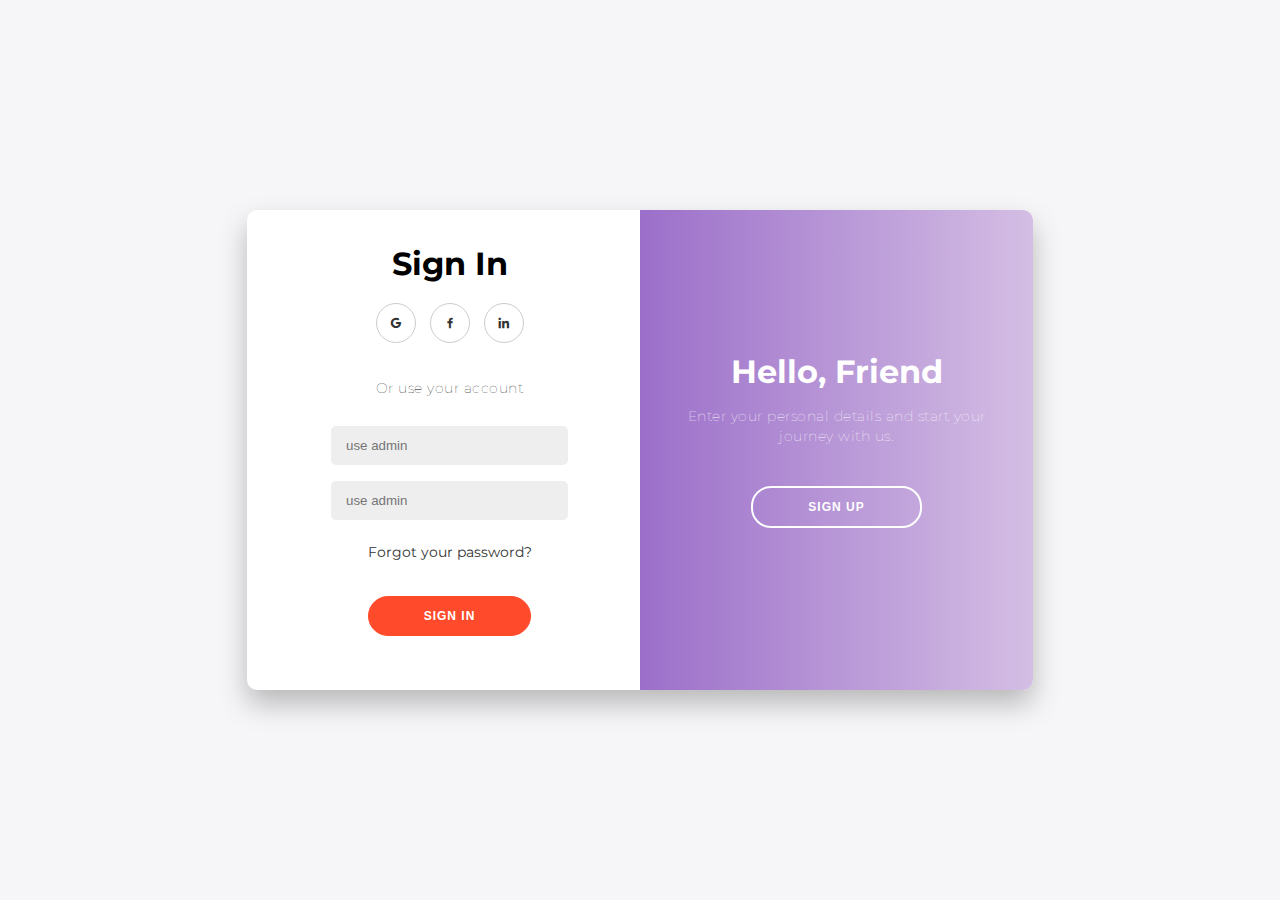
<file: index.html>
<!DOCTYPE html>
<html lang="en">

<head>
    <meta charset="UTF-8">
    <meta name="viewport" content="width=device-width, initial-scale=1.0">
    <title>Login Page Devpost</title>
    <link href="https://unpkg.com/boxicons@2.1.4/css/boxicons.min.css" rel="stylesheet">
    <link rel="stylesheet" href="style.css">
</head>

<body>
    <div class="paarent">
        <div class="container" id="main">
            <div class="hero">

                <div class="sign-up">
                    <form action="#">
                        <h1>Create Account</h1>
                        <div class="social-container">
                            <a href="#" class="social"><i class='bx bxl-google'></i></a>
                            <a href="#" class="social"><i class='bx bxl-facebook'></i></a>
                            <a href="#" class="social"><i class='bx bxl-linkedin'></i></a>
                        </div>
                        <p>Or use your email for registration</p>
                        <input type="text" name="name" placeholder="Name"  class="one_input">
                        <input type="email" name="email" placeholder="Email" class="second_input">
                        <input type="password" name="password" placeholder="Password" class="third_input">
                        <button type="submit" class="btn-signup">Sign Up</button>
                    </form>
                </div>
                <div class="sign-in">
                <form action="#">
                    <h1>Sign In</h1>
                    <div class="social-container">
                        <a href="#" class="social"><i class='bx bxl-google'></i></a>
                        <a href="#" class="social"><i class='bx bxl-facebook'></i></a>
                        <a href="#" class="social"><i class='bx bxl-linkedin'></i></a>
                    </div>
                    <p>Or use your account</p>
                    <input type="email" name="email" placeholder="use admin"  class="email_class">
                    <input type="password" name="password" placeholder="use admin"  class="pass_class">
                    <a href="#" class="forgot_pass">Forgot your password?</a>
                    <a href="phone_signup.html" style="margin: 0;" class="phone_signup">sign-up</a>
                    <button type="submit" class="btn-signin">Sign In</button>
                </div>
                </form>
            </div>
            <div class="overlay-container">
                <div class="overlay">
                    <div class="overlay-left">
                        <h1>Welcome Back!</h1>
                        <p>To keep connected with us, please login with your personal information.</p>
                        <button id="signin">Sign In</button>
                    </div>
                    <div class="overlay-right">
                        <h1>Hello, Friend</h1>
                        <p>Enter your personal details and start your journey with us.</p>
                        <button id="signup">Sign Up</button>
                    </div>
                </div>
            </div>
        </div>
    </div>

    <script type="text/javascript">
        const signupButton = document.getElementById('signup');
        const signinButton = document.getElementById('signin');
        const main = document.getElementById('main');

        signupButton.addEventListener('click', () => {
            main.classList.add("right-panel-active");
        });

        signinButton.addEventListener('click', () => {
            main.classList.remove("right-panel-active");
        });

        document.querySelector('.btn-signin').addEventListener('click', () => {
            let email = document.querySelector('.email_class').value
            let password = document.querySelector('.pass_class').value
            if (email === "admin" && password === "admin") {
                location.href = "./homepage.html"
            } else {
                alert("Wrong password")
            }
        })

        //   const confirmPassword = document.getElementById('confirm-password').value;
    document.querySelector('.btn-signup').addEventListener("click", (event) => {
    // Prevent default form submission
    event.preventDefault();

    let usernamea = document.querySelector('.one_input').value;
    let emaila = document.querySelector('.second_input').value;
    let passworda = document.querySelector('.third_input').value;

    // Optional: You can add checks for empty fields
    if (!usernamea || !emaila || !passworda) {
        alert('All fields are required!');
        return;
    }else{
        alert('Registration Successful!');
        // Redirect to the homepage
        location.href = "./homepage.html"; 

    }

    const maxWidthMatch = window.matchMedia("(max-width: 500px) and (min-width: 300px)");

    if (maxWidthMatch.matches) {
    location.href = "./phone_signup.html"; // Redirect to mobile-specific signup page
    }
});

    </script>
    <!-- <script src="script.js"></script> -->
</body>

</html>
</file>
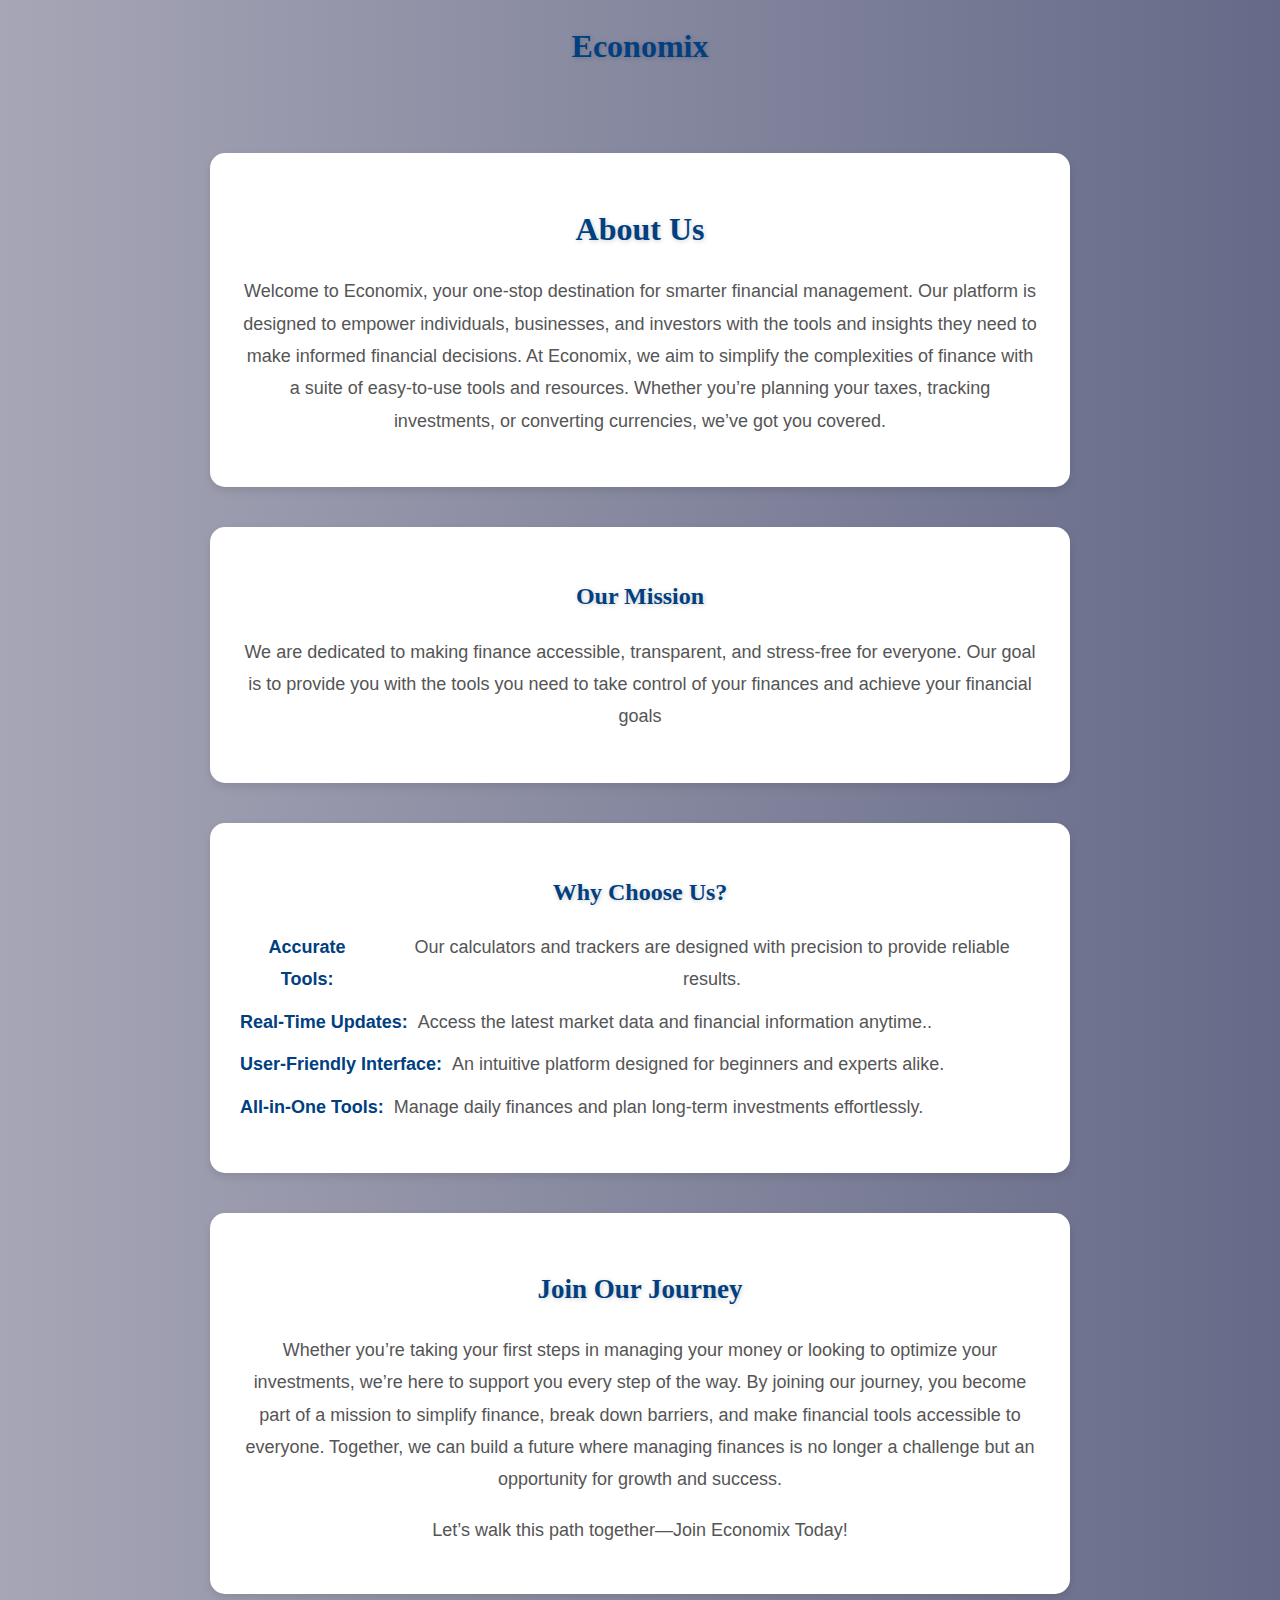
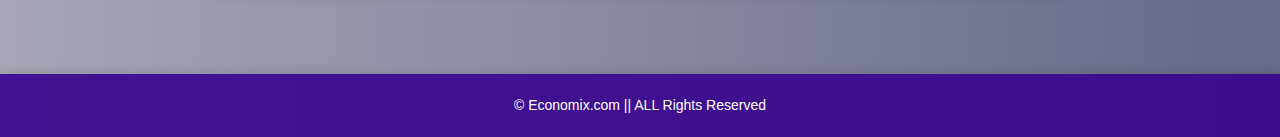
<file: about.html>
<!DOCTYPE html>
<html lang="en">
<head>
    <meta charset="UTF-8">
    <meta name="viewport" content="width=device-width, initial-scale=1.0">
    <title>About Us</title>
    <link rel="stylesheet" href="about.css">
</head>
<body>

    <header><a href="homepage.html"><h1>Economix</h1></a>
    </header>
    <main>
        <section class="about-us">
            <h1>About Us</h1>
            <p>Welcome to Economix, your one-stop destination for smarter financial management. Our platform is designed to empower individuals, businesses, and investors with the tools and insights they need to make informed financial decisions.
                At Economix, we aim to simplify the complexities of finance with a suite of easy-to-use tools and resources. Whether you’re planning your taxes, tracking investments, or converting currencies, we’ve got you covered.
            </p>
        </section>

        <section class="our-mission">
            <h2>Our Mission</h2>
            <p>We are dedicated to making finance accessible, transparent, and stress-free for everyone. Our goal is to provide you with the tools you need to take control of your finances and achieve your financial goals</p>
        </section>

        <section class="why-choose-us">
            <h2>Why Choose Us?</h2>
            <ul>
                <li><strong>Accurate Tools:</strong> Our calculators and trackers are designed with precision to provide reliable results.</li>
                <li><strong>Real-Time Updates:</strong>Access the latest market data and financial information anytime..</li>
                <li><strong>User-Friendly Interface:</strong>An intuitive platform designed for beginners and experts alike.</li>
                <li><strong>All-in-One Tools:</strong>Manage daily finances and plan long-term investments effortlessly.</li>
            </ul>
        </section>

        <section class="Join-Our-Journey"> 
            <h2>Join Our Journey</h2>
            <p>Whether you’re taking your first steps in managing your money or looking to optimize your investments, we’re here to support you every step of the way.

                By joining our journey, you become part of a mission to simplify finance, break down barriers, and make financial tools accessible to everyone. Together, we can build a future where managing finances is no longer a challenge but an opportunity for growth and success.
            <div>
                Let’s walk this path together—Join Economix Today!
            </div>
            </p>
        </section>
    </main>

    <footer>
        <p>&copy; Economix.com || ALL Rights Reserved</p>
    </footer>
</body>
</html>
</file>
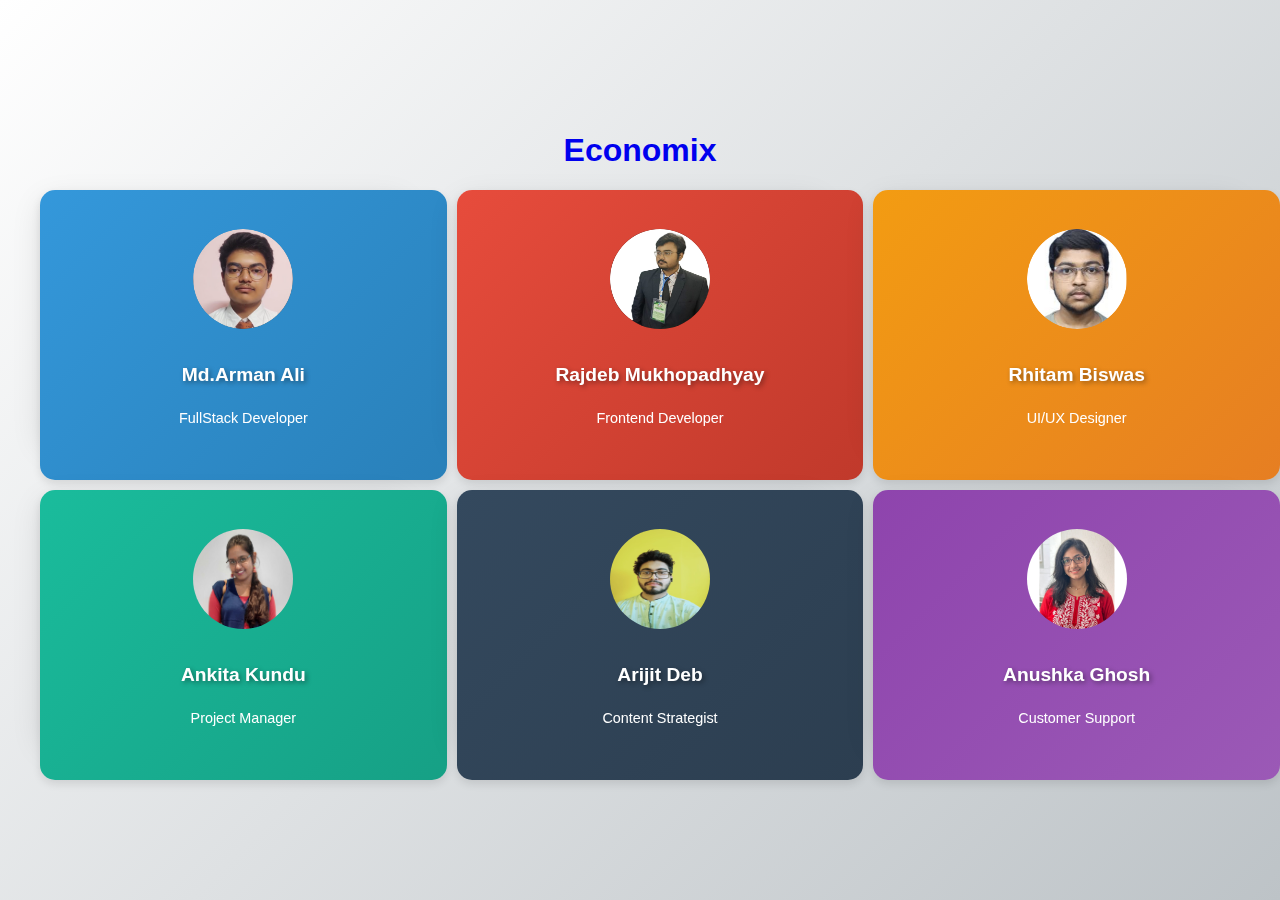
<file: contact.html>
<!DOCTYPE html>
<html lang="en">
<head>
    <meta charset="UTF-8">
    <meta name="viewport" content="width=device-width, initial-scale=1.0">
    <title>Contact Us</title> 
    <style>
        body {
            font-family: "Popins", sans-serif;
            background: linear-gradient(135deg, #ffffff, #bdc3c7);
            margin: 0;
            /* padding: 20px; */
            display: flex;
            flex-direction: column;
            justify-content: center;
            align-items: center;
            min-height: 100vh;
            overflow: hidden;
        }
        a{
            text-decoration: none;
        }
        .container {
            display: grid;
            grid-template-columns: repeat(3, 1fr);
            gap: 50px;
            max-width: 1200px;
            width: 100%;
            transition: transform 0.3s ease;
        }

        .card {
            perspective: 1500px;
            position: relative;
            transition: transform 0.5s ease, box-shadow 0.3s ease;
            transform-origin: center center;
            cursor: pointer;
            box-shadow: 0 10px 30px rgba(0, 0, 0, 0.1);
            border-radius: 15px;
        }

        .card:hover {
            transform: translateY(-15px) rotateX(10deg) rotateY(-10deg);
            box-shadow: 0 20px 40px rgba(0, 0, 0, 0.3);
        }

        .card-inner {
            position: relative;
            width: 100%;
            height: 250px;
            transform-style: preserve-3d;
            transition: transform 0.8s cubic-bezier(0.25, 0.8, 0.25, 1);
            border-radius: 15px;
        }

        .card-inner.is-flipped {
            transform: rotateY(180deg);
        }

        .card-front, .card-back {
            position: absolute;
            width: 100%;
            height: 100%;
            backface-visibility: hidden;
            border-radius: 15px;
            display: flex;
            flex-direction: column;
            justify-content: center;
            align-items: center;
            padding: 20px;
            box-shadow: 0 4px 8px rgba(0, 0, 0, 0.1);
            color: #fff;
            transition: transform 0.3s ease-in-out;
            text-align: center;
        }

        .card-front img {
            width: 100px;
            height: 100px;
            border-radius: 50%;
            margin-bottom: 15px;
            transition: transform 0.3s ease;
        }

        .card-front h3, .card-back h3 {
            font-size: 1.2rem;
            margin-bottom: 10px;
            text-shadow: 2px 2px 5px rgba(0, 0, 0, 0.4);
        }

        .card-front p, .card-back p {
            font-size: 0.9rem;
            text-align: center;
        }

        .card-back {
            transform: rotateY(180deg);
        }
        .card:nth-child(1) .card-front {
            background: linear-gradient(135deg, #3498db, #2980b9);
        }

        .card:nth-child(1) .card-back {
            background: linear-gradient(135deg, #2ecc71, #27ae60);
        }

        .card:nth-child(2) .card-front {
            background: linear-gradient(135deg, #e74c3c, #c0392b);
        }

        .card:nth-child(2) .card-back {
            background: linear-gradient(135deg, #9b59b6, #8e44ad);
        }

        .card:nth-child(3) .card-front {
            background: linear-gradient(135deg, #f39c12, #e67e22);
        }

        .card:nth-child(3) .card-back {
            background: linear-gradient(135deg, #d35400, #e74c3c);
        }

        .card:nth-child(4) .card-front {
            background: linear-gradient(135deg, #1abc9c, #16a085);
        }

        .card:nth-child(4) .card-back {
            background: linear-gradient(135deg, #27ae60, #2ecc71);
        }

        .card:nth-child(5) .card-front {
            background: linear-gradient(135deg, #34495e, #2c3e50);
        }

        .card:nth-child(5) .card-back {
            background: linear-gradient(135deg, #2c3e50, #7f8c8d);
        }

        .card:nth-child(6) .card-front {
            background: linear-gradient(135deg, #8e44ad, #9b59b6);
        }

        .card:nth-child(6) .card-back {
            background: linear-gradient(135deg, #9b59b6, #34495e);
        }

        @media (max-width: 768px) {
            .container {
                grid-template-columns: repeat(2, 1fr);
            }
        }

        @media (max-width: 480px) {
            .container {
                grid-template-columns: 1fr;
            }
        }

        .card.clicked {
            transform: translateX(-10px) rotateY(10deg);
        }

        .card-front img:hover {
            transform: scale(1.1);
        }
        @keyframes float {
            0% { transform: translateY(0); }
            50% { transform: translateY(-10px); }
            100% { transform: translateY(0); }
        }

        .card:hover {
            animation: float 2s ease-in-out infinite;
        }

    </style>
</head>
<header><a href="homepage.html"><h1>Economix</h1></a>
</header>
<body>

<div class="container">
    <!-- Card 1 -->
    <div class="card" onclick="flipCard(this)">
        <div class="card-inner">
            <div class="card-front">
                <img src="arman1-modified.png" alt="">
                <h3>Md.Arman Ali</h3>
                <p>FullStack Developer</p>
            </div>
            <div class="card-back">
                <h3>Md.Arman Ali</h3>
                <p>B.Tech in IT(1st)<br>Specialized in MERN Stack Development<br>Available for Freelance</p>  <p>Email: <a href="arman992024@gmail.com">arman992024@gmail.com</a></p>
                <p>Phone: <a href="tel:+91 98312 97277">+91 1234567890</a></p>
            </div>
        </div>
    </div>
    <!-- Card 2 -->
    <div class="card" onclick="flipCard(this)">
        <div class="card-inner">
            <div class="card-front">
                <img src="rajdeb img.jpg" alt="Person 2">
                <h3>Rajdeb Mukhopadhyay</h3>
                <p>Frontend Developer</p>
            </div>
            <div class="card-back">
                <h3>Rajdeb Mukhopadhyay</h3>
                <p>B.Tech in CSE(1st)<br>Expert in React & Angular<br>Loves Design Challenges</p> <p>Email: <a href="rajdebmukhopadhyay15@gmail.com">rajdebmukhopadhyay15@gmail.com</a></p>
                <p>Phone: <a href="tel:+91 8250952187">+91 1234567890</a></p>
            </div>
        </div>
    </div>
    <!-- Card 3 -->
    <div class="card" onclick="flipCard(this)">
        <div class="card-inner">
            <div class="card-front">
                <img src="rhitam img-modified.png" alt="Person 3">
                <h3>Rhitam Biswas</h3>
                <p>UI/UX Designer</p>
            </div>
            <div class="card-back">
                <h3>Rhitam Biswas</h3>
                <p> B.Tech in IT(1st)<br>Masters in Visual Design<br>Proficient in Figma & Adobe XD<br>Passionate about User Experience</p> <p>Email: <a href="mailto:michaellee@example.com">biswas.rhitam.1@gmail.com</a></p>
                <p>Phone: <a href="tel:+91 87773 88967">+91 1234567890</a></p>
            </div>
        </div>
    </div>
    <!-- Card 4 -->
    <div class="card" onclick="flipCard(this)">
        <div class="card-inner">
            <div class="card-front">
                <img src="compass img.jpg" alt="Person 4">
                <h3>Ankita Kundu</h3>
                <p>Project Manager</p>
            </div>
            <div class="card-back">
                <h3>Ankita Kundu</h3>
                <p> B.Tech in IT(1st)<br>Expert in Project Management<br>Efficient in Agile Methodology<br>Experienced in Multitasking</p><p>Email: <a href="ankita.2020.kundu@gmail.com">ankita.2020.kundu@gmail.com</a></p>
                <p>Phone: <a href="tel:+91 7439633240">+91 1234567890</a></p>
            </div>
        </div>
    </div>
    <!-- Card 5 -->
    <div class="card" onclick="flipCard(this)">
        <div class="card-inner">
            <div class="card-front">
                <img src="arijit img.jpg" alt="Person 5">
                <h3>Arijit Deb</h3>
                <p>Content Strategist</p>
            </div>
            <div class="card-back">
                <h3>Arijit Deb</h3>
                <p>B.Tech in IT(1st)<br>Masters in English<br>Experienced in Content Planning<br>SEO Specialist</p> <p>Email: <a href="findingsherlock01@gmail.com">findingsherlock01@gmail.com</a></p>
                <p>Phone: <a href="tel:+91 98756 91244">+91 1234567890</a></p>
            </div>
        </div>
    </div>
    <!-- Card 6 -->
    <div class="card" onclick="flipCard(this)">
        <div class="card-inner">
            <div class="card-front">
                <img src="anushka img.jpg" alt="Person 6">
                <h3>Anushka Ghosh</h3>
                <p>Customer Support</p>
            </div>
            <div class="card-back">
                <h3>Anushka Ghosh</h3>
                <p>B.Tech in CSE(1st)<br>Expert in Communication<br>Fluent in English and Hindi<br>Excellent Problem-Solving Skills</p><p>Email: <a href="anushkaatanu20@gmail.com">anushkaatanu20@gmail.com</a></p>
                <p>Phone: <a href="tel:+91 9434185042">+91 1234567890</a></p>
            </div>
        </div>
    </div>
</div>
<script>
    function flipCard(card) {
        const cardInner = card.querySelector('.card-inner');
        cardInner.classList.toggle('is-flipped');
        card.classList.add('clicked');
        setTimeout(() => {
            card.classList.remove('clicked');
        }, 500);
    }
</script>


<footer>
    <p>&copy; Economix.com || ALL Rights Reserved</p>
</footer> 

</body>
</html>
</file>
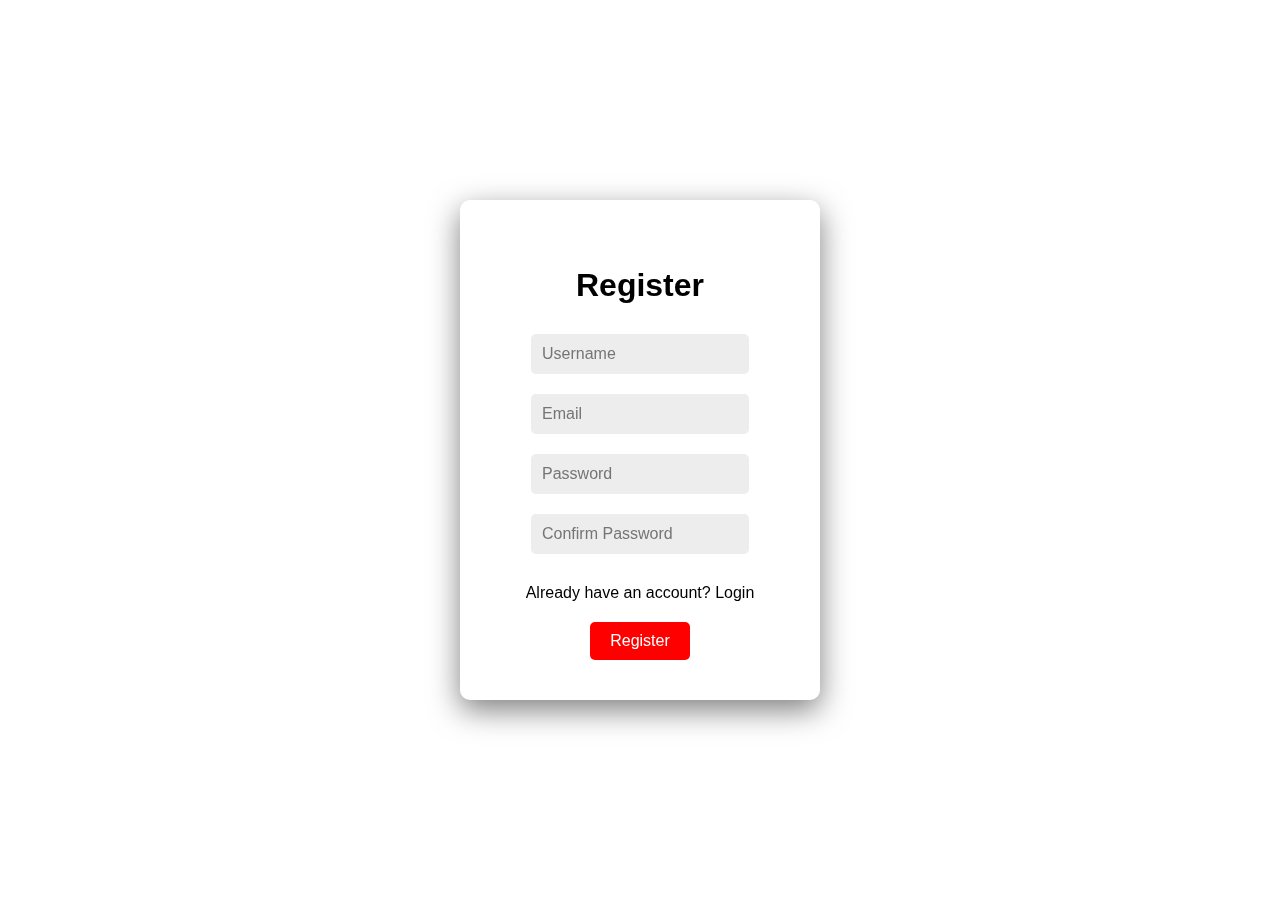
<file: phone_signup.html>
<!DOCTYPE html>
<html lang="en">
<head>
  <meta charset="UTF-8">
  <meta name="viewport" content="width=device-width, initial-scale=1.0">
  <title>only fuck</title>
  <style>
    body {
      margin: 0;
      font-family: Arial, sans-serif;
      background: white;
      height: 100vh;
      display: flex;
      justify-content: center;
      align-items: center;
      overflow: hidden;
    }
    .container {
      position: relative;
      width: 280px;
      background: rgba(255, 255, 255, 0.1);
      border-radius: 10px;
      backdrop-filter: blur(10px);
      box-shadow: 0 10px 30px rgba(0, 0, 0, 0.5);
      overflow: hidden;
      text-align: center;
      padding: 40px;
      background-color: white;
    }
    .title {
      font-size: 2rem;
      margin-bottom: 20px;
    }
    .input {
        border: 0.5px solid transparent;
      width: 70%;
      padding: 10px;
      margin: 10px 0;
      border-radius: 5px;
      background-color:rgb(237, 237, 237);
      color: #fff;
      font-size: 1rem;
      caret-color: black;
      outline: none;
    }
    .button {
      padding: 10px 20px;
      border: none;
      border-radius: 5px;
      background: red;
      color: white;
      font-size: 1rem;
      cursor: pointer;
      transition: transform 0.3s ease;
    }
    .button:hover {
      transform: scale(1.1);
    }
    .login-link {
      margin: 20px;
      text-decoration: none;
      display: block;
      color: black;
      transition: color 0.3s ease;
    }

  </style>
</head>
<body>
  <div class="container">
    <h2 class="title">Register</h2>
    <input id="username" type="text" placeholder="Username" class="input">
    <input id="email" type="email" placeholder="Email" class="input">
    <input id="password" type="password" placeholder="Password" class="input">
    <input id="confirm-password" type="password" placeholder="Confirm Password" class="input">
    <a href="index.html" class="login-link">Already have an account? Login</a>
    <button class="button" onclick="register()">Register</button>
  </div>

</body>
</html>
</file>
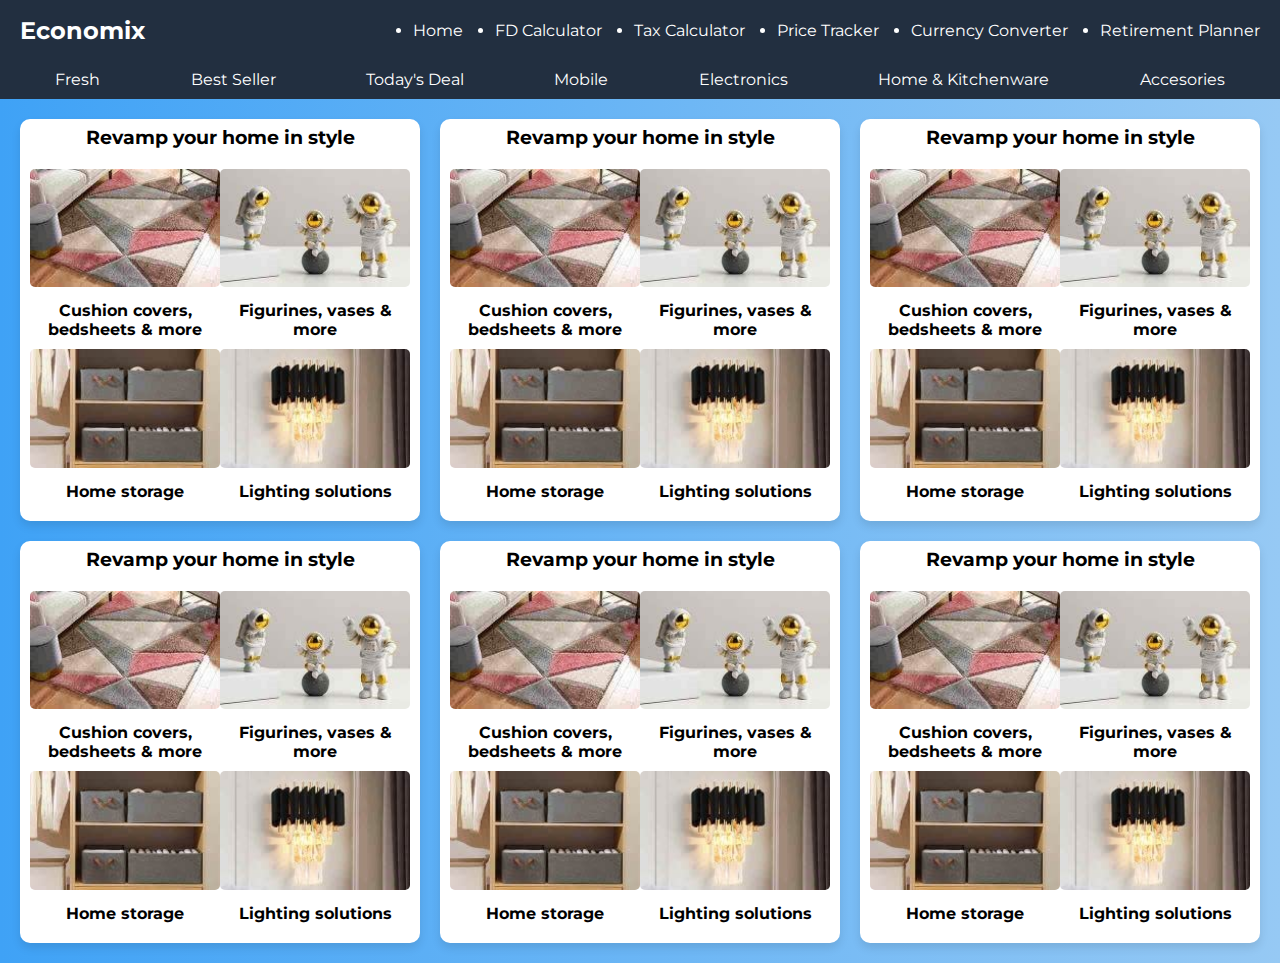
<file: pricetracker.html>
<!DOCTYPE html>
<html lang="en">

<head>
    <meta charset="UTF-8">
    <meta name="viewport" content="width=device-width, initial-scale=1.0">
    <title>Document</title>
    <link rel="stylesheet" href="./pricetracker.css">
</head>

<body>
    <header>
        <div class="navbar1">
            <div class="logo"><a href="#">Economix</a></div>
            <ul class="links">
                <li><a href="./homepage.html">Home</a></li> 
                <li><a href="fd_calculator.html">FD Calculator</a></li>
                <li><a href="tax_calc.html">Tax Calculator</a></li>
                <li><a href="pricetracker.html">Price Tracker</a></li>
                <li><a href="curency_converter.html">Currency Converter</a></li>
                <li><a href="lucy.html">Retirement Planner</a></li>
            </ul>
            <!-- <a href="#" class="action_btn">Get Started</a> -->
            <div class="toggle_btn">
                <i class='bx bx-menu'></i>
            </div>
        </div>

        
        <ul class="dropdown_menu">
            <li><a href="./homepage.html">Home</a></li> 
            <li><a href="fd_calculator.html">FD Calculator</a></li>
            <li><a href="tax_calc.html">Tax Calculator</a></li>
            <li><a href="pricetracker.html">Price Tracker</a></li>
            <li><a href="curency_converter.html">Currency Converter</a></li>
            <li><a href="lucy.html">Retirement Planner</a></li>
        </ul>
    </header>
    <div class="navbar">
        <ul>
            <li>Fresh</li>
            <li>Best Seller</li>
            <li>Today's Deal</li>
            <li>Mobile</li>
            <li>Electronics</li>
            <li>Home & Kitchenware</li>
            <li>Accesories</li>
        </ul>
    </div>
    <div class="parent_card">
        <div class="cards">
            <h3 style="text-align: center; margin-top:7px;">Revamp your home in style</h3>
            <div class="card">
                <div class="child card1">
                    <img src="./div1_pic1.jpg" alt="" height="100">
                    <p>Cushion covers, bedsheets & more</p>
                </div>
                <div class="child card2">
                    <img src="./div1_pic2.jpg" alt="" height="100">
                    <p>Figurines, vases & more</p>
                </div>
                <div class="child card3">
                    <img src="./div1_pic3.jpg" alt="" height="100">
                    <p>Home storage</p>
                </div>
                <div class="child card4">
                    <img src="./div1_pic4.jpg" alt="" height="100">
                    <p>Lighting solutions</p>
                </div>
            </div>
        </div>
        
        <div class="cards">
            <h3 style="text-align: center; margin-top:7px;">Revamp your home in style</h3>
            <div class="card">
                <div class="child card1">
                    <img src="./div1_pic1.jpg" alt="" height="100">
                    <p>Cushion covers, bedsheets & more</p>
                </div>
                <div class="child card2">
                    <img src="./div1_pic2.jpg" alt="" height="100">
                    <p>Figurines, vases & more</p>
                </div>
                <div class="child card3">
                    <img src="./div1_pic3.jpg" alt="" height="100">
                    <p>Home storage</p>
                </div>
                <div class="child card4">
                    <img src="./div1_pic4.jpg" alt="" height="100">
                    <p>Lighting solutions</p>
                </div>
            </div>
        </div>
        <div class="cards">
            <h3 style="text-align: center; margin-top:7px;">Revamp your home in style</h3>
            <div class="card">
                <div class="child card1">
                    <img src="./div1_pic1.jpg" alt="" height="100">
                    <p>Cushion covers, bedsheets & more</p>
                </div>
                <div class="child card2">
                    <img src="./div1_pic2.jpg" alt="" height="100">
                    <p>Figurines, vases & more</p>
                </div>
                <div class="child card3">
                    <img src="./div1_pic3.jpg" alt="" height="100">
                    <p>Home storage</p>
                </div>
                <div class="child card4">
                    <img src="./div1_pic4.jpg" alt="" height="100">
                    <p>Lighting solutions</p>
                </div>
            </div>
        </div>        <div class="cards">
            <h3 style="text-align: center; margin-top:7px;">Revamp your home in style</h3>
            <div class="card">
                <div class="child card1">
                    <img src="./div1_pic1.jpg" alt="" height="100">
                    <p>Cushion covers, bedsheets & more</p>
                </div>
                <div class="child card2">
                    <img src="./div1_pic2.jpg" alt="" height="100">
                    <p>Figurines, vases & more</p>
                </div>
                <div class="child card3">
                    <img src="./div1_pic3.jpg" alt="" height="100">
                    <p>Home storage</p>
                </div>
                <div class="child card4">
                    <img src="./div1_pic4.jpg" alt="" height="100">
                    <p>Lighting solutions</p>
                </div>
            </div>
        </div>        <div class="cards">
            <h3 style="text-align: center; margin-top:7px;">Revamp your home in style</h3>
            <div class="card">
                <div class="child card1">
                    <img src="./div1_pic1.jpg" alt="" height="100">
                    <p>Cushion covers, bedsheets & more</p>
                </div>
                <div class="child card2">
                    <img src="./div1_pic2.jpg" alt="" height="100">
                    <p>Figurines, vases & more</p>
                </div>
                <div class="child card3">
                    <img src="./div1_pic3.jpg" alt="" height="100">
                    <p>Home storage</p>
                </div>
                <div class="child card4">
                    <img src="./div1_pic4.jpg" alt="" height="100">
                    <p>Lighting solutions</p>
                </div>
            </div>
        </div>        <div class="cards">
            <h3 style="text-align: center; margin-top:7px;">Revamp your home in style</h3>
            <div class="card">
                <div class="child card1">
                    <img src="./div1_pic1.jpg" alt="" height="100">
                    <p>Cushion covers, bedsheets & more</p>
                </div>
                <div class="child card2">
                    <img src="./div1_pic2.jpg" alt="" height="100">
                    <p>Figurines, vases & more</p>
                </div>
                <div class="child card3">
                    <img src="./div1_pic3.jpg" alt="" height="100">
                    <p>Home storage</p>
                </div>
                <div class="child card4">
                    <img src="./div1_pic4.jpg" alt="" height="100">
                    <p>Lighting solutions</p>
                </div>
            </div>
        </div>
</div>

</body>

</html>
</file>
<file: style.css>
@import url('https://fonts.googleapis.com/css2?family=Montserrat:ital,wght@0,100..900;1,100..900&family=Poppins:ital,wght@0,100;0,200;0,300;0,400;0,500;0,600;0,700;0,800;0,900;1,100;1,200;1,300;1,400;1,500;1,600;1,700;1,800;1,900&display=swap');

* {
    box-sizing: border-box;
    margin: 0;
    padding: 0;
}

body {
    display: flex;
    justify-content: center;
    align-items: center;
    height: 100vh; /* Full viewport height */
    background: #f6f5f7;
    font-family: 'Montserrat', sans-serif;
}

.container {
    position: relative;
    width: 786px;
    max-width: 100%;
    min-height: 480px;
    background: #fff;
    border-radius: 10px;
    overflow: hidden;
    box-shadow: 0 14px 28px rgba(0, 0, 0, 0.25);
    display: flex;
    flex-direction: row;
    transition: all 0.6s ease-in-out;
}

.sign-in{
    margin-left: 15px;
}
.sign-in, .sign-up {
    flex: 1;
    height: 100%;
    display: flex;
    justify-content: center;
    align-items: center;
    position: absolute;
    top: 0;
    transition: all 0.6s ease-in-out;
}

.sign-up {
    opacity: 0;
    z-index: 1;
}

@media (max-width:2500px) and (min-width:510px){
    .phone_signup{
        display: none;
    }

}
.sign-in {
    z-index: 2;
}
@media (max-width:500px) and (min-width:300px){
    .overlay-container{
        display: none;
    }

    .container{
        
        height: 100%;
        width: 350px;
    }
    /* .phone_signup{
        display: none;
    } */
    .sign-up{
        display: block;
    }

}
form {
    background: #fff;
    display: flex;
    flex-direction: column;
    justify-content: center;
    align-items: center;
    padding: 0 69px;
    width: 100%;
    text-align: center;
}

h1 {
    font-weight: bold;
    margin: 0;
}

p {
    font-size: 14px;
    font-weight: 100;
    line-height: 20px;
    letter-spacing: 0.5px;
    margin: 15px 0 20px;
}

input {
    background: #eee;
    padding: 12px 15px;
    margin: 8px 15px;
    width: 100%;
    border-radius: 5px;
    border: none;
    outline: none;
}

a {
    color: #333;
    font-size: 14px;
    text-decoration: none;
    margin: 15px 0;
}

button {
    color: #fff;
    background: #ff4b2b;
    font-size: 12px;
    font-weight: bold;
    padding: 12px 55px;
    margin: 20px;
    border-radius: 20px;
    border: 1px solid #ff4b2b;
    outline: none;
    letter-spacing: 1px;
    text-transform: uppercase;
    transition: transform 80ms ease-in;
    cursor: pointer;
}

button:active {
    transform: scale(0.90);
}

#signin, #signup {
    background-color: transparent;
    border: 2px solid #fff;
}

.container.right-panel-active .sign-in {
    transform: translateX(100%);
}

.container.right-panel-active .sign-up {
    transform: translateX(100%);
    opacity: 1;
    z-index: 5;
}

.overlay-container {
    position: absolute;
    top: 0;
    left: 50%;
    width: 50%;
    height: 100%;
    overflow: hidden;
    transition: transform 0.6s ease-in-out;
    z-index: 100;
}

.container.right-panel-active .overlay-container {
    transform: translateX(-100%);
}

.overlay {
    position: relative;
    color: #fff;
    background: linear-gradient(to right, #6320af, #D4BEE4);
    left: -100%;
    height: 100%;
    width: 200%;
    transform: translateX(0);
    transition: transform 0.6s ease-in-out;
}

.container.right-panel-active .overlay {
    transform: translateX(50%);
}

.overlay-left, .overlay-right {
    position: absolute;
    display: flex;
    align-items: center;
    justify-content: center;
    flex-direction: column;
    padding: 0 40px;
    text-align: center;
    top: 0;
    height: 100%;
    width: 50%;
    transform: translateX(0);
    transition: transform 0.6s ease-in-out;
}

.overlay-left {
    transform: translateX(-20%);
}

.overlay-right {
    right: 0;
    transform: translateX(0);
}

.container.right-panel-active .overlay-left {
    transform: translateX(0);
}

.container.right-panel-active .overlay-right {
    transform: translateX(20%);
}

.social-container {
    margin: 20px 0;
}

.social-container a {
    height: 40px;
    width: 40px;
    margin: 0 5px;
    display: inline-flex;
    justify-content: center;
    align-items: center;
    border: 1px solid #ccc;
    border-radius: 50%;
}
</file>
<file: about.css>
body {
    font-family: 'Segoe UI', Tahoma, Geneva, Verdana, sans-serif;
    margin: 0;
    padding: 0;
    line-height: 1.6;
    color: #333;
    background-color: #ffffff;
    background-image: linear-gradient(to right, rgb(166, 166, 182), rgb(102, 106, 136));
    overflow-x: hidden;
}
a{
    text-decoration: none;
}
main {
    padding: 60px 20px;
    max-width: 1200px;
    margin: 0 auto;
    display: flex;
    flex-direction: column;
    align-items: center;
}

h1, h2 {
    color: #004080;
    text-align: center;
    font-family: 'Georgia', serif;
    margin-bottom: 20px;
    text-shadow: 1px 1px 5px rgba(0, 0, 0, 0.2);
}

.about-us, .our-mission, .why-choose-us, .Join-Our-Journey{
    margin-bottom: 40px;
    padding: 30px;
    background: white;
    border-radius: 15px;
    box-shadow: 0 4px 8px rgba(0, 0, 0, 0.1);
    transition: transform 0.3s ease, box-shadow 0.3s ease;
}

.about-us:hover, .our-mission:hover, .why-choose-us:hover, .Join-Our-Journey:hover{
    transform: translateY(-5px);
}

.about-us p, .our-mission p, .why-choose-us ul, .Join-Our-Journey{
    max-width: 800px;
    margin: 0 auto 20px auto;
    text-align: center;
    font-size: 18px;
    line-height: 1.8;
    color: #555;
}

ul {
    list-style: none;
    padding: 0;
}

ul li {
    margin: 10px 0;
    font-size: 18px;
    display: flex;
    align-items: center;
    gap: 10px;
}

ul li strong {
    color: #004080;
}

footer {
    background: #37028de5;
    color: #fff;
    text-align: center;
    padding: 20px 0;
    font-size: 14px;
    position: relative;
    bottom: 0;
    width: 100%;
    box-shadow: 0 -2px 10px rgba(0, 0, 0, 0.1);
}

footer p {
    margin: 0;
}
</file>
<file: pricetracker.css>
@import url('https://fonts.googleapis.com/css2?family=Montserrat:wght@100;200;300;400;500;600;700;800;900&family=Poppins:wght@100;200;300;400;500;600;700;800;900&display=swap');

/* General Reset */
* {
    margin: 0;
    padding: 0;
    box-sizing: border-box;
    font-family: 'Montserrat', sans-serif;
}

body {
    background: linear-gradient(to left, #96C9F4, #3FA2F6);
    font-family: 'Montserrat', sans-serif;
}

/* Navbar Styles */
.navbar1 {
    width: 100%;
    height: 60px;
    display: flex;
    justify-content: space-between;
    align-items: center;
    background-color: #222F40;
    padding: 0 20px;
    color: #fff;
}

.navbar1 .logo a {
    font-size: 1.5rem;
    font-weight: bold;
    color: white;
    text-decoration: none;
}

.navbar1 .links {
    display: flex;
    gap: 2rem;
}

.navbar1 .links a {
    text-decoration: none;
    color: white;
    font-size: medium;
    transition: color 0.3s;
}

.navbar1 .links a:hover {
    color: orange;
}

.navbar1 .toggle_btn {
    display: none;
    color: white;
    font-size: 1.5rem;
    cursor: pointer;
}

.dropdown_menu {
    display: none;
    position: absolute;
    right: 20px;
    top: 60px;
    background: rgba(255, 255, 255, 0.1);
    backdrop-filter: blur(15px);
    border-radius: 10px;
    width: 300px;
    overflow: hidden;
}

.dropdown_menu.open {
    display: block;
}

.dropdown_menu li {
    padding: 0.7rem;
    text-align: center;
}

.dropdown_menu li a {
    color: white;
    text-decoration: none;
    display: block;
    transition: color 0.3s;
}

.dropdown_menu li a:hover {
    color: orange;
}

/* Navbar for smaller screens */
@media (max-width: 992px) {
    .navbar1 .links {
        display: none;
    }

    .navbar1 .toggle_btn {
        display: block;
    }
}

@media (max-width: 570px) {
    .dropdown_menu {
        right: 10px;
        width: 250px;
    }
}

/* Secondary Navbar */
.navbar {
    width: 100%;
    background-color: #222F40;
    padding: 10px;
    color: white;
}

.navbar ul {
    display: flex;
    justify-content: space-around;
    list-style: none;
}

.navbar ul li {
    color: white;
}

.navbar ul li:hover {
    color: orange;
    cursor: pointer;
}

/* Cards */
.parent_card {
    display: grid;
    grid-template-columns: repeat(auto-fit, minmax(300px, 1fr));
    gap: 20px;
    padding: 20px;
}

.cards {
    background-color: white;
    border-radius: 10px;
    box-shadow: 0 5px 10px rgba(0, 0, 0, 0.1);
    overflow: hidden;
    transition: transform 0.3s, box-shadow 0.3s;
}

.cards:hover {
    transform: translateY(-5px);
    box-shadow: 0 10px 20px rgba(0, 0, 0, 0.2);
}

.cards h3 {
    text-align: center;
    margin: 10px 0;
}

.card {
    display: grid;
    grid-template-columns: 1fr 1fr;
    padding: 10px;
}

.child {
    text-align: center;
}

.child img {
    border-radius: 5px;
    width: 100%;
    height: auto;
}

.child p {
    font-weight: bold;
    margin: 10px 0;
}

/* Footer */
footer {
    text-align: center;
    color: white;
    font-weight: 500;
    padding: 20px;
    background-color: #222F40;
}
</file>
